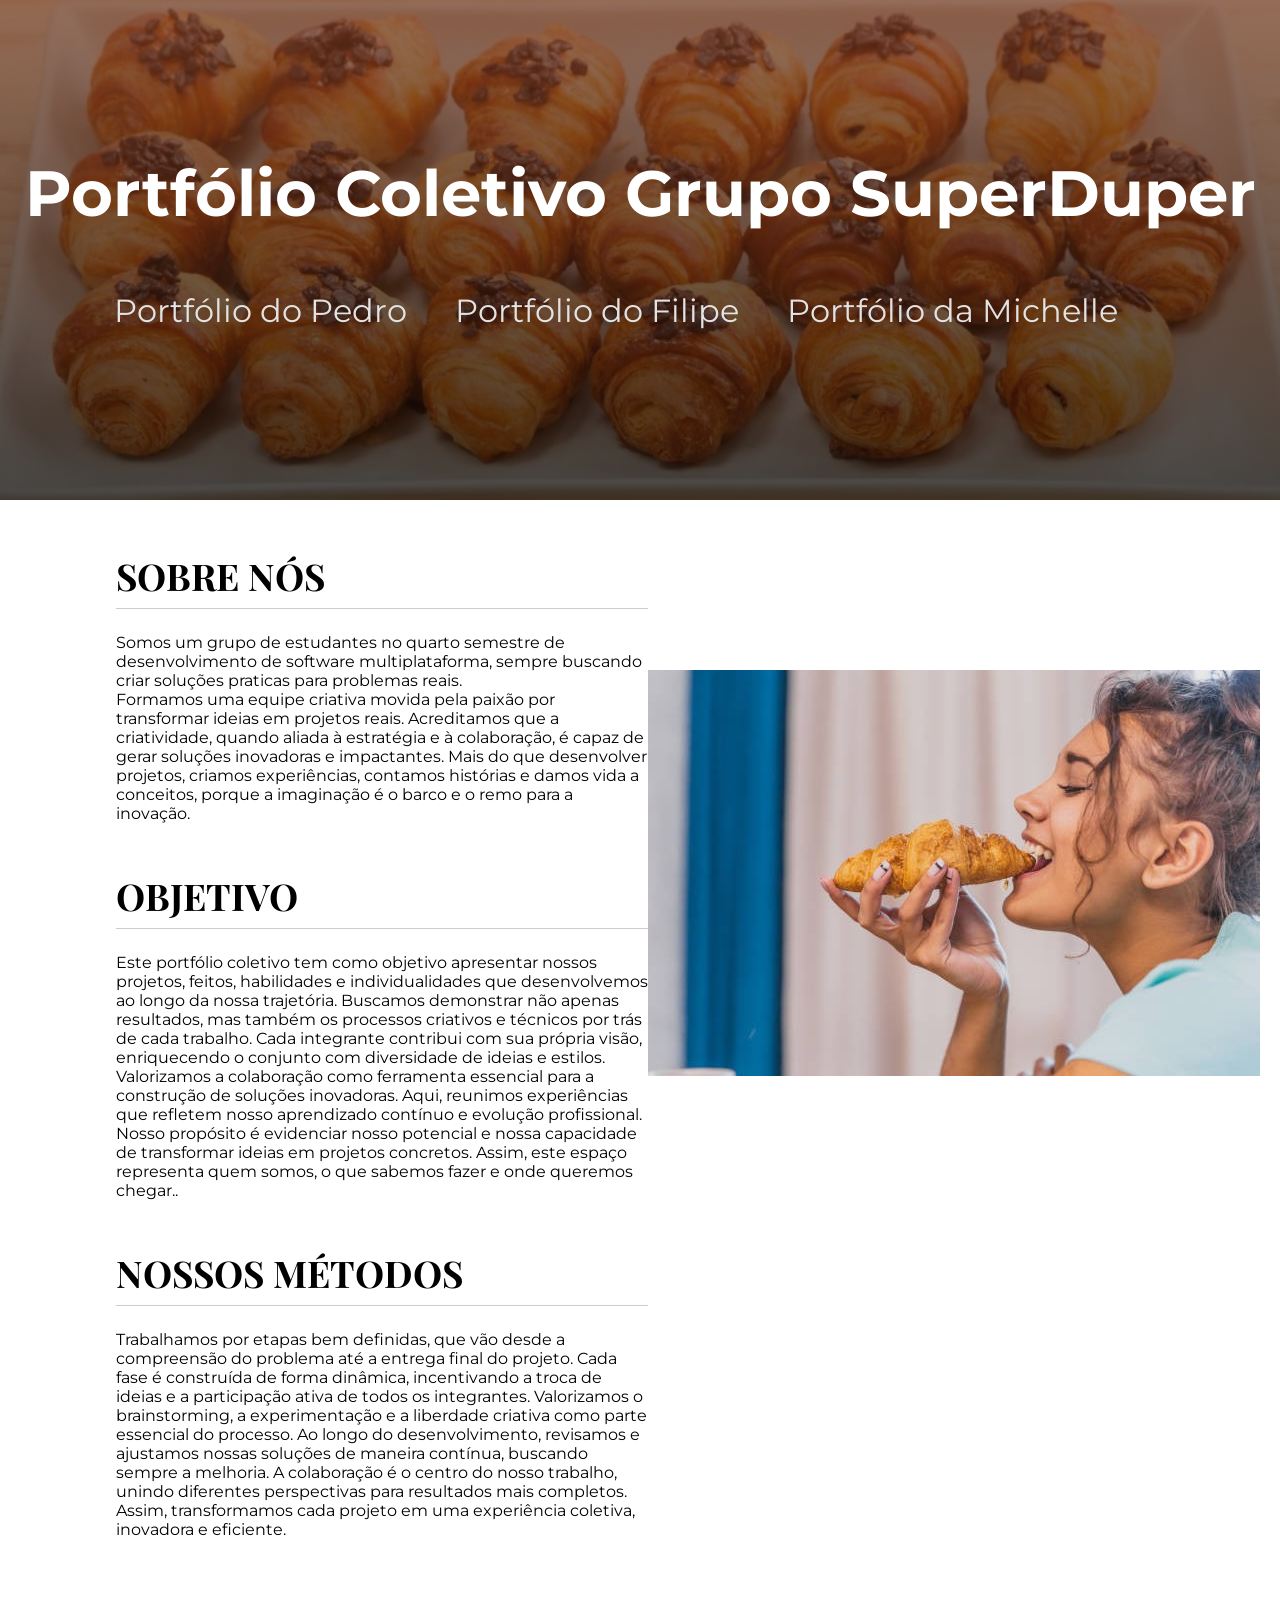
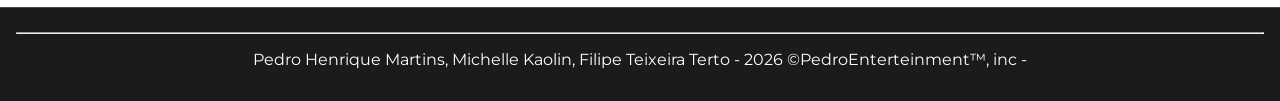
<file: index.html>
<!DOCTYPE html>
<html lang="pt-BR">
<head>
<meta charset="UTF-8">
<title>Portfólio Coletivo - Grupo A</title>
<link rel="stylesheet" href="css/style.css">
<link href="https://fonts.googleapis.com/css2?family=Playfair+Display:wght@300;400&display=swap" rel="stylesheet">
<link href="https://fonts.googleapis.com/css2?family=Montserrat:wght@400;600&display=swap" rel="stylesheet">
</head>
<body>
<header>
<h1>Portfólio Coletivo Grupo SuperDuper</h1>
<nav>
<ul id="navbar">
    <li><a href="pedro.html">Portfólio do Pedro</a></li>
    <li><a href="filipe.html">Portfólio do Filipe</a></li>
    <li><a href="michelle.html">Portfólio da Michelle</a></li>
</ul>
</nav>
</header>
<main>
    <section class="card">
        <div class="lado1">
          <div class="cont">
            <h2>SOBRE NÓS</h2>
            <p>Somos um grupo de estudantes no quarto semestre de desenvolvimento de software multiplataforma, sempre buscando criar soluções praticas para problemas reais.</p>
            <p>Formamos uma equipe criativa movida pela paixão por transformar ideias em projetos reais. Acreditamos que a criatividade, quando aliada à estratégia e à colaboração,
                 é capaz de gerar soluções inovadoras e impactantes.
                Mais do que desenvolver projetos, criamos experiências, contamos histórias e damos vida a conceitos, porque a imaginação é o barco e o remo para a inovação.</p>
          </div> 
          
          <div class="cont">
            <h2>OBJETIVO</h2>
            <p>Este portfólio coletivo tem como objetivo apresentar nossos projetos, feitos, habilidades e individualidades que desenvolvemos ao longo da nossa trajetória.
            Buscamos demonstrar não apenas resultados, mas também os processos criativos e técnicos por trás de cada trabalho.
            Cada integrante contribui com sua própria visão, enriquecendo o conjunto com diversidade de ideias e estilos. Valorizamos a colaboração como ferramenta essencial para a construção de soluções inovadoras.
            Aqui, reunimos experiências que refletem nosso aprendizado contínuo e evolução profissional.
            Nosso propósito é evidenciar nosso potencial e nossa capacidade de transformar ideias em projetos concretos.
            Assim, este espaço representa quem somos, o que sabemos fazer e onde queremos chegar..</p>
          </div> 
          
          <div class="cont">
            <h2>NOSSOS MÉTODOS</h2>
            <p>Trabalhamos por etapas bem definidas, que vão desde a compreensão do problema até a entrega final do projeto.
Cada fase é construída de forma dinâmica, incentivando a troca de ideias e a participação ativa de todos os integrantes.
Valorizamos o brainstorming, a experimentação e a liberdade criativa como parte essencial do processo.
Ao longo do desenvolvimento, revisamos e ajustamos nossas soluções de maneira contínua, buscando sempre a melhoria.
A colaboração é o centro do nosso trabalho, unindo diferentes perspectivas para resultados mais completos.
Assim, transformamos cada projeto em uma experiência coletiva, inovadora e eficiente.</p>
          </div> 
        </div>
        <div class="lado2">
            <img src="img/imgindex.png" alt="Mulher">
        </div>
    </section>


</main>
<footer>
    <hr>
    <p>Pedro Henrique Martins, Michelle Kaolin, Filipe Teixeira Terto - 2026 ©PedroEnterteinment™, inc - </p>
</footer>
</body>
</html>
</file>
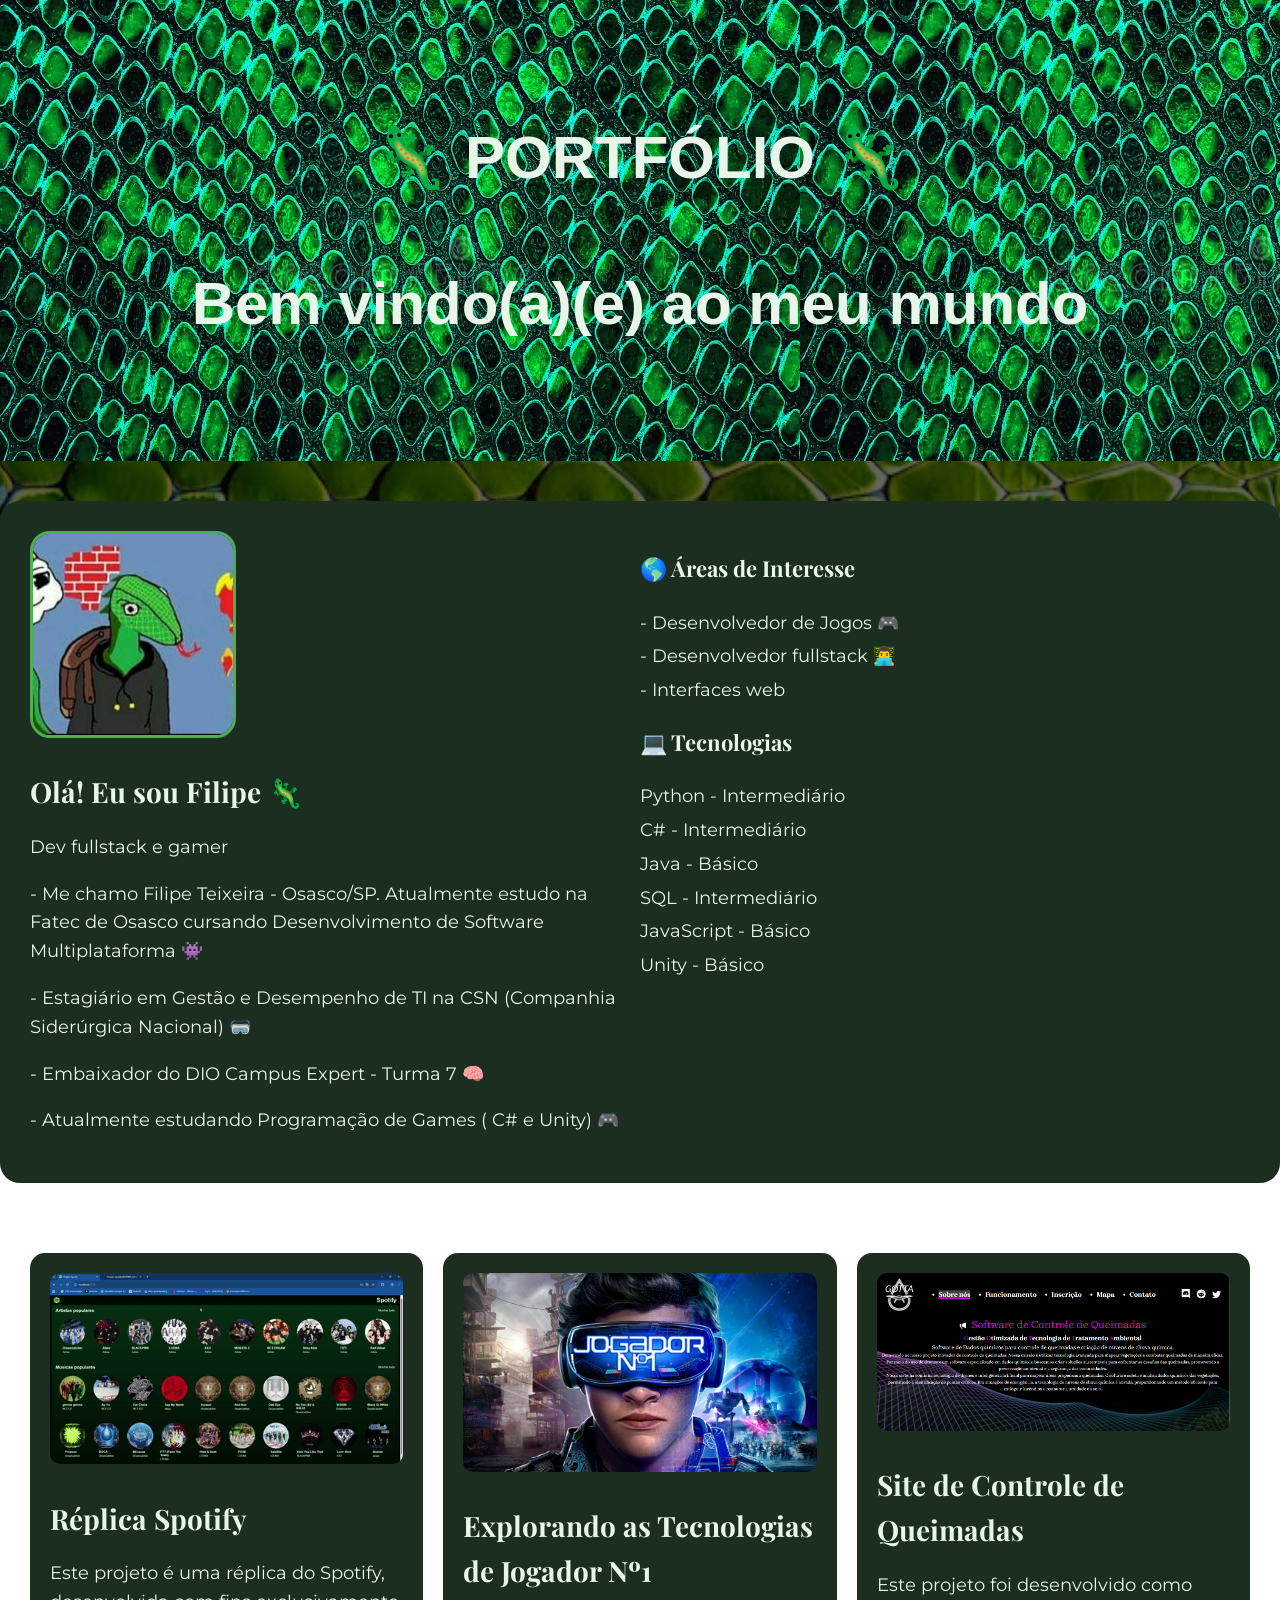
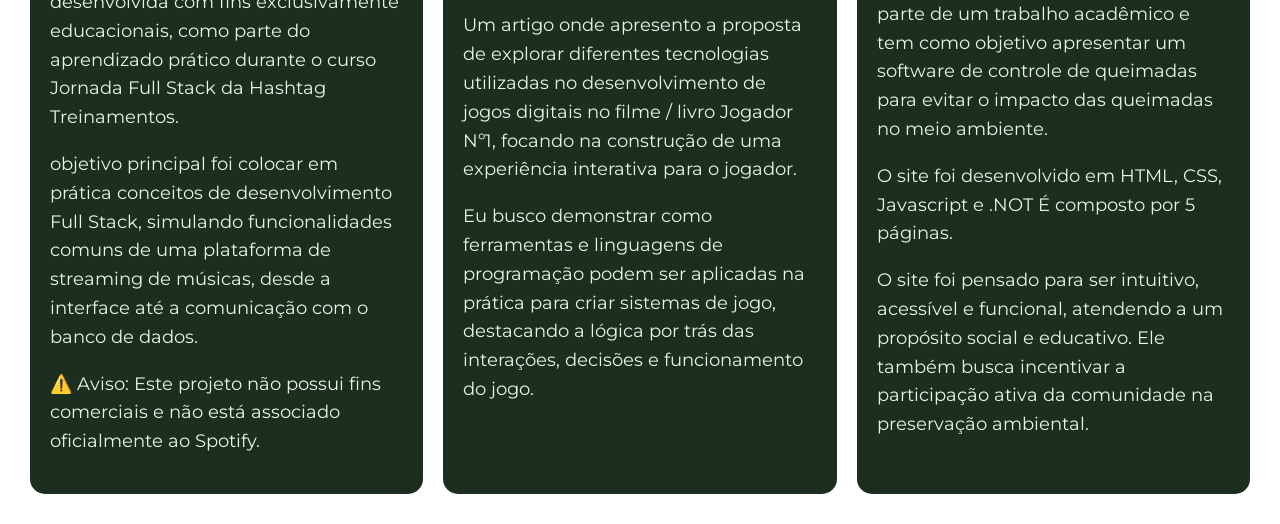
<file: filipe.html>
<!DOCTYPE html>
<html lang="pt-BR">
<head>
<meta charset="UTF-8">
<title>Portfólio Natureza</title>

<link href="https://fonts.googleapis.com/css2?family=Playfair+Display:wght@400;600;700&family=Montserrat:wght@300;400;500&display=swap" rel="stylesheet">

<link rel="stylesheet" href="css/filipestyle.css">
</head>

<body>

<div class="container">

    <!-- HERO -->
    <section class="hero">
        <h1>🦎 PORTFÓLIO 🦎</h1>
        <h1>Bem vindo(a)(e) ao meu mundo</h1>
    </section>

    <!-- CARD PRINCIPAL -->
    <section class="card">

        <div class="lado1">

            <div class="profile">
                <img src="img/lagarto.jpg" alt="perfil">
            </div>

            <div class="Content">
                <h2>Olá! Eu sou Filipe 🦎</h2>
                <p>Dev fullstack e gamer</p>

                <p>
                - Me chamo Filipe Teixeira - Osasco/SP. Atualmente estudo na Fatec de Osasco cursando Desenvolvimento de Software Multiplataforma 👾</p>
                <p>
                - Estagiário em Gestão e Desempenho de TI na CSN (Companhia Siderúrgica Nacional) 🥽</p>
                <p>- Embaixador do DIO Campus Expert - Turma 7 🧠</p>
                - Atualmente estudando Programação de Games ( C# e Unity) 🎮
                </p>

            </div>

        </div>

        <div class="lado2">
            <div class="skills">

                <h3>🌎 Áreas de Interesse</h3>
                <ul>
                    <li>- Desenvolvedor de Jogos 🎮</li>
                    <li>- Desenvolvedor fullstack 👨‍💻</li>
                    <li>- Interfaces web</li>
                </ul>

                <h3>💻 Tecnologias</h3>
                <ul>
                    <li>Python - Intermediário</li>
                    <li>C# - Intermediário</li>
                    <li>Java - Básico</li>
                    <li>SQL - Intermediário</li>
                    <li>JavaScript - Básico</li>
                    <li>Unity - Básico</li>
                </ul>

            </div>
        </div>

    </section>

    <!-- PROJETOS -->
    <section class="card2">

        <div class="bloco">
            <img src="img/spotify.gif">
            <h2>Réplica Spotify</h2>
            <p>Este projeto é uma réplica do Spotify, desenvolvida com fins exclusivamente educacionais, como parte do aprendizado prático durante o curso Jornada Full Stack da Hashtag Treinamentos.</p>

            <p>objetivo principal foi colocar em prática conceitos de desenvolvimento Full Stack, simulando funcionalidades comuns de uma plataforma de streaming de músicas, desde a interface até a comunicação com o banco de dados.</p>

            <p>⚠️ Aviso: Este projeto não possui fins comerciais e não está associado oficialmente ao Spotify.</p>
        </div>

        <div class="bloco">
            <img src="img/jogador.jpg">
            <h2>Explorando as Tecnologias de Jogador Nº1</h2>
            <p>Um artigo onde apresento a proposta de explorar diferentes tecnologias utilizadas no desenvolvimento de jogos digitais no filme / livro Jogador Nº1, focando na construção de uma experiência interativa para o jogador.
            <p>Eu busco demonstrar como ferramentas e linguagens de programação podem ser aplicadas na prática para criar sistemas de jogo, destacando a lógica por trás das interações, decisões e funcionamento do jogo.</p>
        </div>

        <div class="bloco">
            <img src="img/gotta.png">
            <h2>Site de Controle de Queimadas</h2>
            <p>Este projeto foi desenvolvido como parte de um trabalho acadêmico e tem como objetivo apresentar um software de controle de queimadas para evitar o impacto das queimadas no meio ambiente.</p>
            <p>O site foi desenvolvido em HTML, CSS, Javascript e .NOT É composto por 5 páginas.</p>
            <p>O site foi pensado para ser intuitivo, acessível e funcional, atendendo a um propósito social e educativo. Ele também busca incentivar a participação ativa da comunidade na preservação ambiental.</p>
        </div>

    </section>

</div>

</body>
</html>
</file>
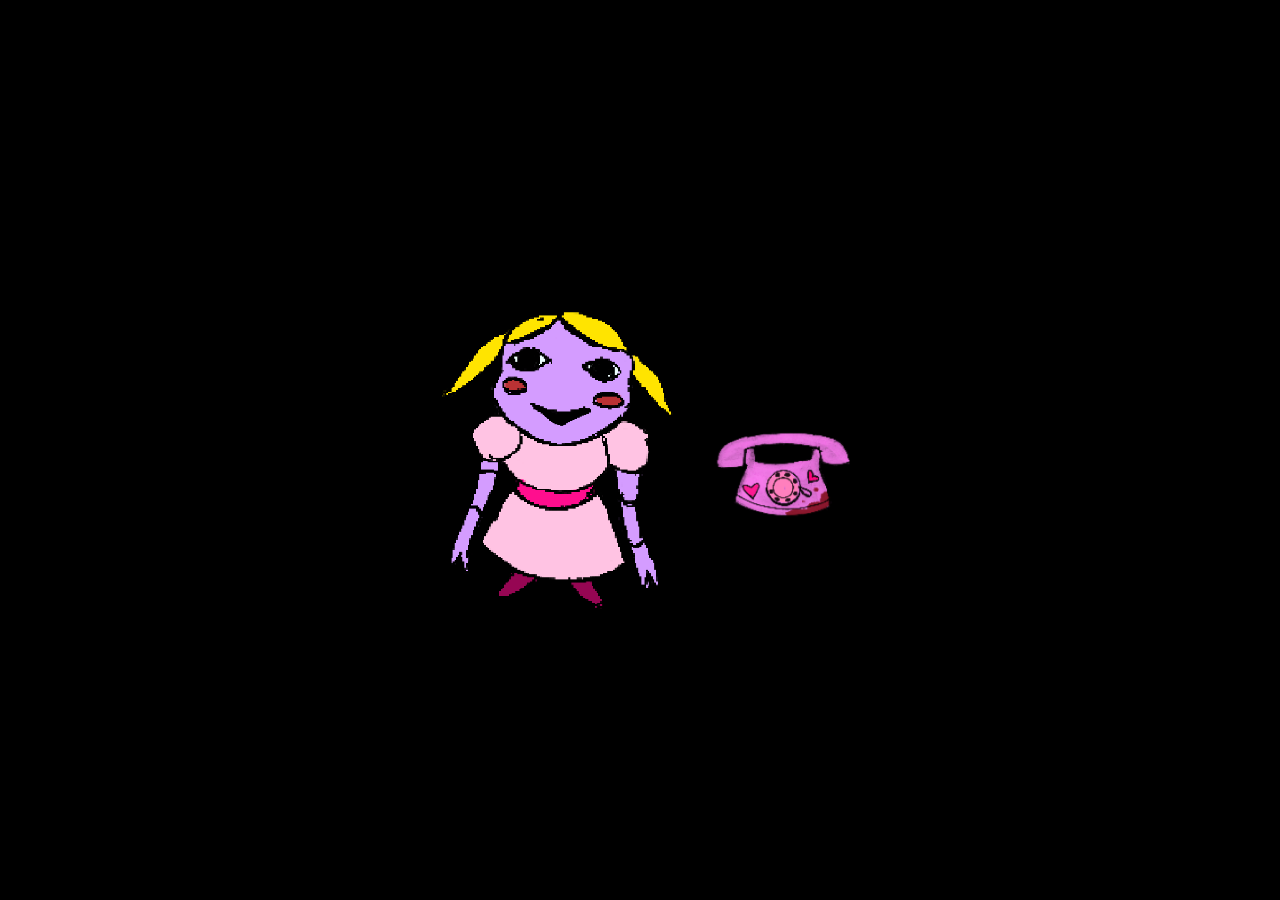
<file: fun.html>
<!DOCTYPE html>
<html lang="pt-BR">
<head>
    <meta charset="UTF-8">
    <title>garotas querem só uma coisa</title>
    <link rel="stylesheet" href="css/funstyle.css">
    <link href="https://fonts.googleapis.com/css2?family=Fredoka:wght@400;600&display=swap" rel="stylesheet">
</head>

<body>
    <img id="sophia1" src="img/Sophia2.png" width="300">

    <button onclick="at()">
        <img src="img/telephone1.png" class="tel" width="150">
    </button>

    <audio id="msc" src="aud/elas.mpeg"></audio>

    <script>
        function at(){
            document.getElementById("msc").play();
            document.getElementById("sophia1").src = "img/Sophia.gif";
        }
    </script>
</body>
</html>
</file>
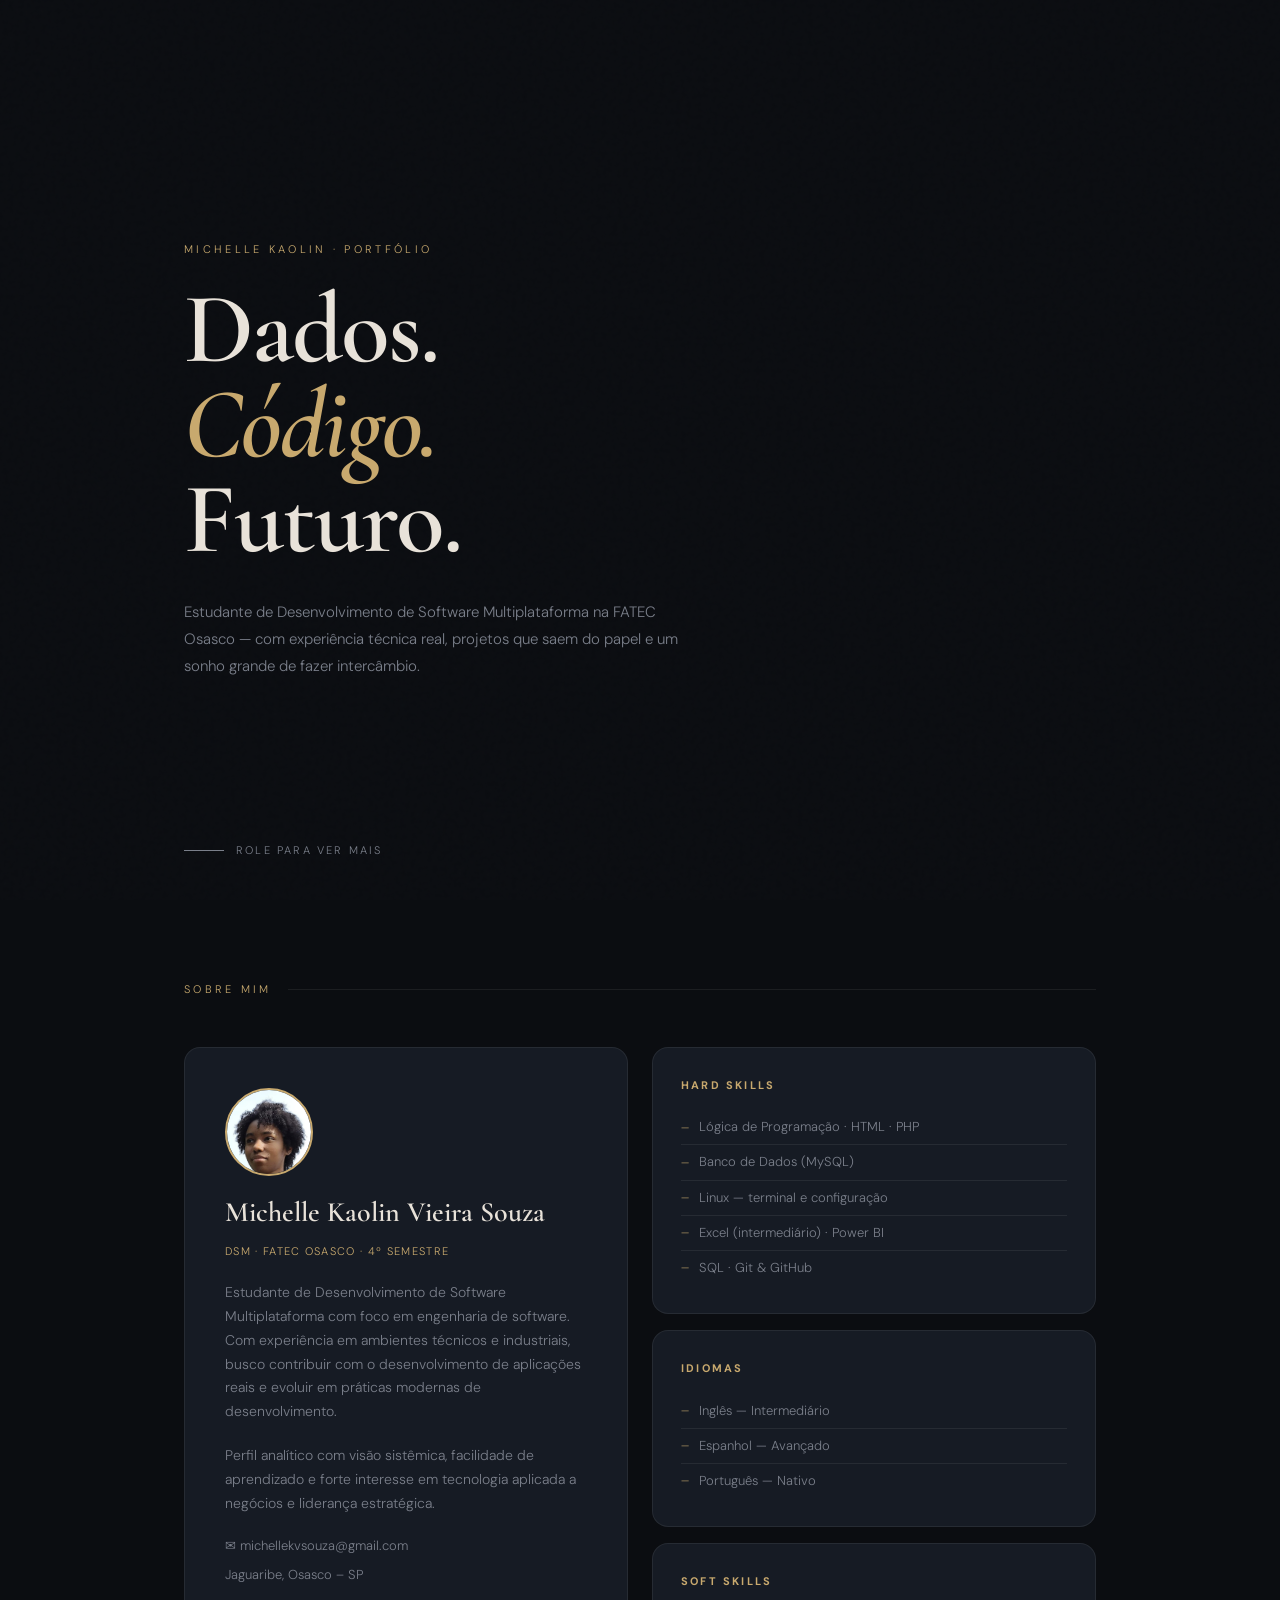
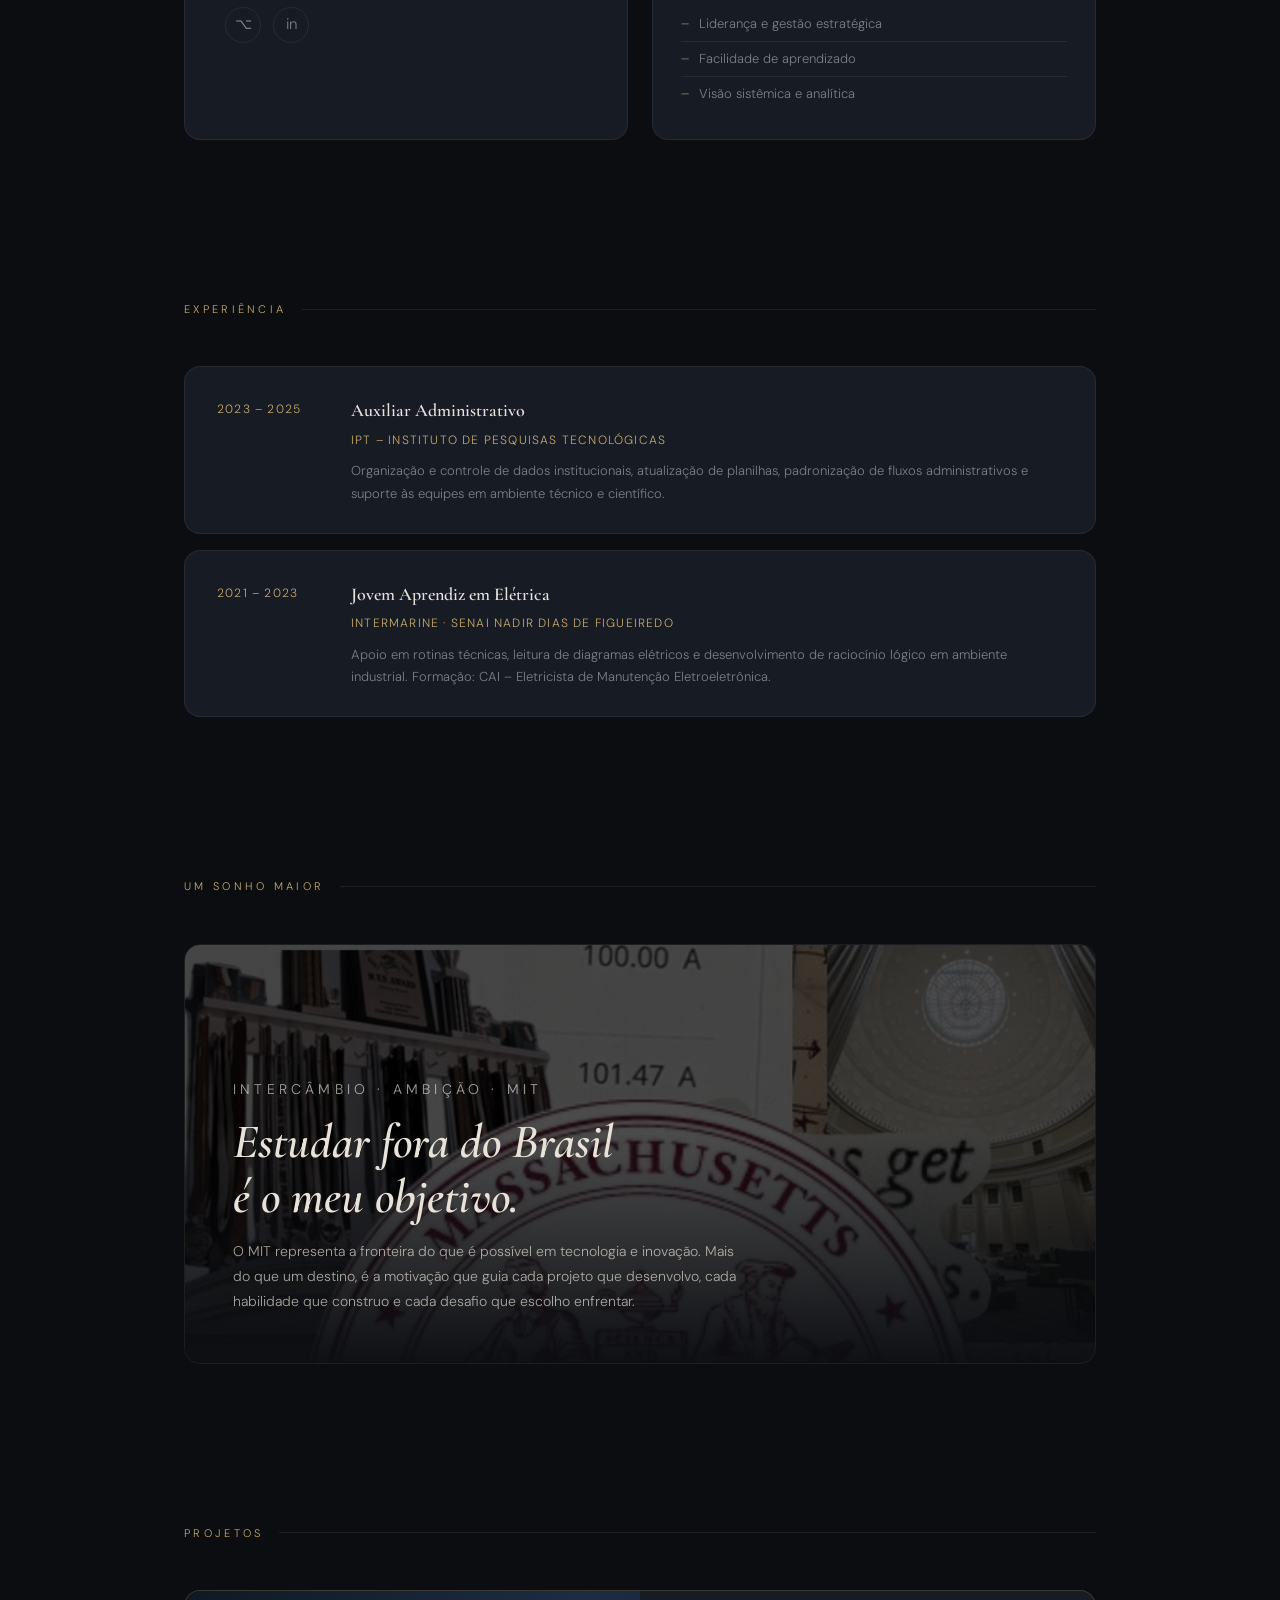
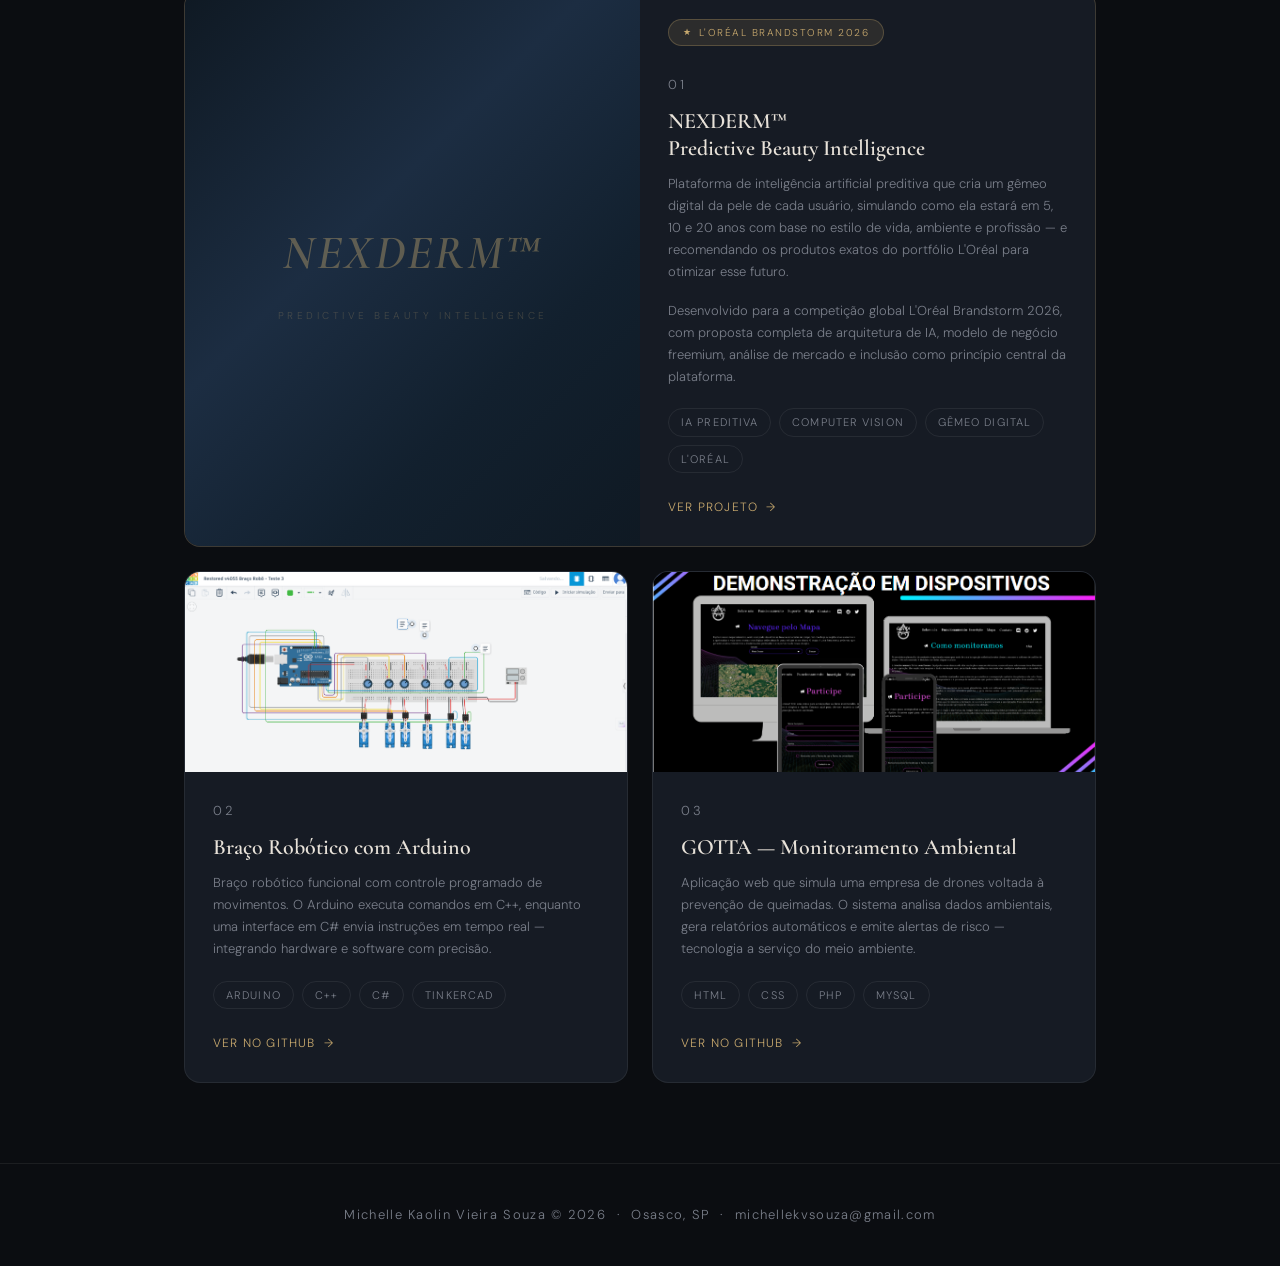
<file: michelle.html>
<!DOCTYPE html>
<html lang="pt-BR">
<head>
  <meta charset="UTF-8">
  <meta name="viewport" content="width=device-width, initial-scale=1.0">
  <title>Michelle Kaolin | Portfólio</title>
  <link href="https://fonts.googleapis.com/css2?family=Cormorant+Garamond:ital,wght@0,400;0,600;1,400&family=DM+Sans:wght@300;400;500&display=swap" rel="stylesheet">
  <style>
    *, *::before, *::after { box-sizing: border-box; margin: 0; padding: 0; }
    :root {
      --bg: #0b0d11; --card: #161b24; --border: rgba(255,255,255,0.07);
      --accent: #c8a96e; --text: #e8e2d9; --muted: #7a7f8a; --radius: 16px;
    }
    html { scroll-behavior: smooth; }
    body { background: var(--bg); color: var(--text); font-family: 'DM Sans', sans-serif; font-weight: 300; line-height: 1.7; overflow-x: hidden; }
    body::before { content: ''; position: fixed; inset: 0; background-image: url("data:image/svg+xml,%3Csvg viewBox='0 0 200 200' xmlns='http://www.w3.org/2000/svg'%3E%3Cfilter id='n'%3E%3CfeTurbulence type='fractalNoise' baseFrequency='0.85' numOctaves='4' stitchTiles='stitch'/%3E%3C/filter%3E%3Crect width='100%25' height='100%25' filter='url(%23n)' opacity='0.04'/%3E%3C/svg%3E"); pointer-events: none; z-index: 0; opacity: 0.4; }
    .container { max-width: 960px; margin: 0 auto; padding: 0 24px; position: relative; z-index: 1; }

    /* HERO */
    .hero { min-height: 100vh; display: flex; flex-direction: column; justify-content: center; padding: 80px 24px 60px; position: relative; max-width: 960px; margin: 0 auto; }
    .hero-eyebrow { font-size: 11px; letter-spacing: 0.3em; text-transform: uppercase; color: var(--accent); margin-bottom: 24px; opacity: 0; animation: fadeUp 0.8s 0.2s forwards; }
    .hero h1 { font-family: 'Cormorant Garamond', serif; font-size: clamp(52px, 9vw, 100px); font-weight: 600; line-height: 0.95; letter-spacing: -0.02em; margin-bottom: 32px; opacity: 0; animation: fadeUp 0.8s 0.4s forwards; }
    .hero h1 em { font-style: italic; color: var(--accent); }
    .hero-sub { max-width: 520px; color: var(--muted); font-size: 15px; opacity: 0; animation: fadeUp 0.8s 0.6s forwards; line-height: 1.8; }
    .hero-scroll { position: absolute; bottom: 40px; left: 24px; display: flex; align-items: center; gap: 12px; font-size: 11px; letter-spacing: 0.2em; text-transform: uppercase; color: var(--muted); opacity: 0; animation: fadeUp 0.8s 1s forwards; }
    .hero-scroll::before { content: ''; width: 40px; height: 1px; background: var(--muted); }

    section { padding: 80px 0; }
    .section-label { font-size: 11px; letter-spacing: 0.3em; text-transform: uppercase; color: var(--accent); margin-bottom: 48px; display: flex; align-items: center; gap: 16px; }
    .section-label::after { content: ''; flex: 1; height: 1px; background: var(--border); }

    /* ABOUT */
    .about-grid { display: grid; grid-template-columns: 1fr 1fr; gap: 24px; }
    .about-left { background: var(--card); border: 1px solid var(--border); border-radius: var(--radius); padding: 40px; display: flex; flex-direction: column; gap: 20px; }
    .profile-img { width: 88px; height: 88px; border-radius: 50%; object-fit: cover; object-position: center top; border: 2px solid var(--accent); }
    .about-left h2 { font-family: 'Cormorant Garamond', serif; font-size: 28px; font-weight: 600; line-height: 1.2; }
    .about-left .role { color: var(--accent); font-size: 11px; letter-spacing: 0.12em; text-transform: uppercase; margin-top: -14px; }
    .about-left p { color: var(--muted); font-size: 14px; }
    .contact-row { display: flex; flex-direction: column; gap: 7px; }
    .contact-row a, .contact-row span { font-size: 13px; color: var(--muted); text-decoration: none; display: flex; align-items: center; gap: 8px; transition: color 0.2s; }
    .contact-row a:hover { color: var(--accent); }
    .social-links { display: flex; gap: 12px; }
    .social-links a { width: 36px; height: 36px; border: 1px solid var(--border); border-radius: 50%; display: flex; align-items: center; justify-content: center; transition: border-color 0.2s, background 0.2s; text-decoration: none; font-size: 15px; color: var(--muted); }
    .social-links a:hover { border-color: var(--accent); background: rgba(200,169,110,0.1); color: var(--accent); }
    .about-right { display: flex; flex-direction: column; gap: 16px; }
    .skill-card { background: var(--card); border: 1px solid var(--border); border-radius: var(--radius); padding: 28px; flex: 1; }
    .skill-card h3 { font-size: 11px; letter-spacing: 0.2em; text-transform: uppercase; color: var(--accent); margin-bottom: 16px; }
    .skill-card ul { list-style: none; }
    .skill-card ul li { font-size: 13px; color: var(--muted); padding: 6px 0; border-bottom: 1px solid var(--border); display: flex; align-items: center; gap: 10px; }
    .skill-card ul li:last-child { border: none; }
    .skill-card ul li::before { content: '—'; color: var(--accent); font-size: 10px; }

    /* EXPERIÊNCIA */
    .exp-grid { display: flex; flex-direction: column; gap: 16px; }
    .exp-card { background: var(--card); border: 1px solid var(--border); border-radius: var(--radius); padding: 28px 32px; display: grid; grid-template-columns: 110px 1fr; gap: 24px; align-items: start; }
    .exp-year { font-size: 12px; color: var(--accent); letter-spacing: 0.1em; padding-top: 4px; }
    .exp-body h4 { font-family: 'Cormorant Garamond', serif; font-size: 18px; font-weight: 600; margin-bottom: 4px; }
    .exp-body .company { font-size: 12px; letter-spacing: 0.1em; text-transform: uppercase; color: var(--accent); margin-bottom: 10px; }
    .exp-body p { font-size: 13px; color: var(--muted); }

    /* DREAM */
    .dream-card { position: relative; border-radius: var(--radius); overflow: hidden; height: 420px; border: 1px solid var(--border); }
    .dream-card img { width: 100%; height: 100%; object-fit: cover; object-position: center top; filter: brightness(0.3) saturate(0.6); transition: filter 0.6s; }
    .dream-card:hover img { filter: brightness(0.42) saturate(0.75); }
    .dream-overlay { position: absolute; inset: 0; display: flex; flex-direction: column; justify-content: flex-end; padding: 48px; background: linear-gradient(to top, rgba(11,13,17,0.95) 0%, transparent 55%); }
    .dream-tag { font-size: 11px; letter-spacing: 0.3em; text-transform: uppercase; color: var(--accent); margin-bottom: 12px; }
    .dream-overlay h2 { font-family: 'Cormorant Garamond', serif; font-size: clamp(28px, 4.5vw, 48px); font-weight: 600; font-style: italic; line-height: 1.15; margin-bottom: 14px; }
    .dream-overlay p { color: rgba(232,226,217,0.7); font-size: 14px; max-width: 520px; line-height: 1.8; }

    /* PROJECTS */
    .projects-grid { display: grid; grid-template-columns: 1fr 1fr; gap: 24px; }
    .project-card-featured { grid-column: 1 / -1; background: var(--card); border: 1px solid rgba(200,169,110,0.22); border-radius: var(--radius); overflow: hidden; display: grid; grid-template-columns: 1fr 1fr; transition: border-color 0.3s, transform 0.3s; }
    .project-card-featured:hover { border-color: rgba(200,169,110,0.45); transform: translateY(-4px); }
    .project-card-featured .project-img-wrap { height: 100%; min-height: 300px; }
    .project-card-featured .project-img-wrap img { width: 100%; height: 100%; object-fit: cover; transition: transform 0.5s; }
    .project-card-featured:hover .project-img-wrap img { transform: scale(1.04); }
    .nexderm-placeholder { width: 100%; height: 100%; min-height: 300px; background: linear-gradient(135deg, #0f1923 0%, #1c2d42 40%, #12202e 70%, #0f1923 100%); display: flex; flex-direction: column; align-items: center; justify-content: center; gap: 12px; }
    .nexderm-placeholder span:first-child { font-family: 'Cormorant Garamond', serif; font-size: 48px; font-weight: 600; font-style: italic; color: rgba(200,169,110,0.4); letter-spacing: 0.05em; }
    .nexderm-placeholder span:last-child { font-size: 10px; letter-spacing: 0.35em; text-transform: uppercase; color: rgba(200,169,110,0.25); }
    .featured-badge { display: inline-flex; align-items: center; gap: 6px; background: rgba(200,169,110,0.12); border: 1px solid rgba(200,169,110,0.28); border-radius: 999px; padding: 4px 14px; font-size: 10px; letter-spacing: 0.15em; text-transform: uppercase; color: var(--accent); margin-bottom: 16px; width: fit-content; }
    .featured-badge::before { content: '★'; font-size: 9px; }
    .project-card { background: var(--card); border: 1px solid var(--border); border-radius: var(--radius); overflow: hidden; display: flex; flex-direction: column; transition: border-color 0.3s, transform 0.3s; }
    .project-card:hover { border-color: rgba(200,169,110,0.3); transform: translateY(-4px); }
    .project-img-wrap { width: 100%; height: 200px; overflow: hidden; }
    .project-img-wrap img { width: 100%; height: 100%; object-fit: cover; transition: transform 0.5s; }
    .project-card:hover .project-img-wrap img { transform: scale(1.05); }
    .project-body { padding: 28px; flex: 1; display: flex; flex-direction: column; gap: 12px; }
    .project-num { font-size: 11px; letter-spacing: 0.2em; color: var(--accent); }
    .project-body h3 { font-family: 'Cormorant Garamond', serif; font-size: 22px; font-weight: 600; line-height: 1.2; }
    .project-body p { color: var(--muted); font-size: 13px; flex: 1; line-height: 1.7; }
    .tech-list { display: flex; flex-wrap: wrap; gap: 8px; margin-top: 8px; }
    .tech-tag { font-size: 11px; letter-spacing: 0.1em; text-transform: uppercase; padding: 4px 12px; border: 1px solid var(--border); border-radius: 999px; color: var(--muted); }
    .project-link { display: inline-flex; align-items: center; gap: 8px; font-size: 12px; letter-spacing: 0.1em; text-transform: uppercase; color: var(--accent); text-decoration: none; margin-top: 12px; transition: gap 0.2s; }
    .project-link:hover { gap: 14px; }
    .project-link::after { content: '→'; }

    footer { border-top: 1px solid var(--border); padding: 40px 24px; text-align: center; color: var(--muted); font-size: 13px; letter-spacing: 0.1em; position: relative; z-index: 1; }

    @keyframes fadeUp { from { opacity: 0; transform: translateY(24px); } to { opacity: 1; transform: translateY(0); } }

    @media (max-width: 680px) {
      .about-grid, .projects-grid { grid-template-columns: 1fr; }
      .project-card-featured { grid-template-columns: 1fr; }
      .project-card-featured .project-img-wrap { min-height: 200px; }
      .exp-card { grid-template-columns: 1fr; gap: 8px; }
      .dream-overlay { padding: 28px; }
    }
  </style>
</head>
<body>

  <div class="hero">
    <p class="hero-eyebrow">Michelle Kaolin · Portfólio</p>
    <h1>Dados.<br><em>Código.</em><br>Futuro.</h1>
    <p class="hero-sub">
      Estudante de Desenvolvimento de Software Multiplataforma na FATEC Osasco —
      com experiência técnica real, projetos que saem do papel e um sonho grande de fazer intercâmbio.
    </p>
    <span class="hero-scroll">Role para ver mais</span>
  </div>

  <div class="container">

    <section>
      <p class="section-label">Sobre mim</p>
      <div class="about-grid">
        <div class="about-left">
          <img class="profile-img" src="[data-uri]" alt="Michelle Kaolin">
          <div>
            <h2>Michelle Kaolin Vieira Souza</h2><br>
            <p class="role">DSM · FATEC Osasco · 4º Semestre</p>
          </div>
          <p>Estudante de Desenvolvimento de Software Multiplataforma com foco em engenharia de software. Com experiência em ambientes técnicos e industriais, busco contribuir com o desenvolvimento de aplicações reais e evoluir em práticas modernas de desenvolvimento.</p>
          <p>Perfil analítico com visão sistêmica, facilidade de aprendizado e forte interesse em tecnologia aplicada a negócios e liderança estratégica.</p>
          <div class="contact-row">
            <a href="mailto:michellekvsouza@gmail.com">✉ michellekvsouza@gmail.com</a>
            <span> Jaguaribe, Osasco – SP</span>
          </div>
          <div class="social-links">
            <a href="https://github.com/MichelleKaolin" aria-label="GitHub" title="GitHub">⌥</a>
            <a href="https://www.linkedin.com/in/michellekaolinvieirasouza/" aria-label="LinkedIn" title="LinkedIn">in</a>
          </div>
        </div>
        <div class="about-right">
          <div class="skill-card">
            <h3>Hard Skills</h3>
            <ul>
              <li>Lógica de Programação · HTML · PHP</li>
              <li>Banco de Dados (MySQL)</li>
              <li>Linux — terminal e configuração</li>
              <li>Excel (intermediário) · Power BI</li>
              <li>SQL · Git &amp; GitHub</li>
            </ul>
          </div>
          <div class="skill-card">
            <h3>Idiomas</h3>
            <ul>
              <li>Inglês — Intermediário</li>
              <li>Espanhol — Avançado</li>
              <li>Português — Nativo</li>
            </ul>
          </div>
          <div class="skill-card">
            <h3>Soft Skills</h3>
            <ul>
              <li>Liderança e gestão estratégica</li>
              <li>Facilidade de aprendizado</li>
              <li>Visão sistêmica e analítica</li>
            </ul>
          </div>
        </div>
      </div>
    </section>

    <section>
      <p class="section-label">Experiência</p>
      <div class="exp-grid">
        <div class="exp-card">
          <span class="exp-year">2023 – 2025</span>
          <div class="exp-body">
            <h4>Auxiliar Administrativo</h4>
            <p class="company">IPT – Instituto de Pesquisas Tecnológicas</p>
            <p>Organização e controle de dados institucionais, atualização de planilhas, padronização de fluxos administrativos e suporte às equipes em ambiente técnico e científico.</p>
          </div>
        </div>
        <div class="exp-card">
          <span class="exp-year">2021 – 2023</span>
          <div class="exp-body">
            <h4>Jovem Aprendiz em Elétrica</h4>
            <p class="company">Intermarine · SENAI Nadir Dias de Figueiredo</p>
            <p>Apoio em rotinas técnicas, leitura de diagramas elétricos e desenvolvimento de raciocínio lógico em ambiente industrial. Formação: CAI – Eletricista de Manutenção Eletroeletrônica.</p>
          </div>
        </div>
      </div>
    </section>

    <section>
      <p class="section-label">Um sonho maior</p>
      <div class="dream-card">
        <img src="img/inspiracao.jpg" alt="Sonho de intercâmbio no MIT">
        <div class="dream-overlay">
          <p class="dream-tag">Intercâmbio · Ambição · MIT</p>
          <h2>Estudar fora do Brasil<br>é o meu objetivo.</h2>
          <p>O MIT representa a fronteira do que é possível em tecnologia e inovação. Mais do que um destino, é a motivação que guia cada projeto que desenvolvo, cada habilidade que construo e cada desafio que escolho enfrentar.</p>
        </div>
      </div>
    </section>

    <section>
      <p class="section-label">Projetos</p>
      <div class="projects-grid">

        <!-- NEXDERM destaque -->
        <div class="project-card-featured">
          <div class="project-img-wrap">
            <div class="nexderm-placeholder">
              <span>NEXDERM™</span>
              <span>Predictive Beauty Intelligence</span>
            </div>
          </div>
          <div class="project-body">
            <span class="featured-badge">L'Oréal Brandstorm 2026</span>
            <p class="project-num">01</p>
            <h3>NEXDERM™<br>Predictive Beauty Intelligence</h3>
            <p>Plataforma de inteligência artificial preditiva que cria um gêmeo digital da pele de cada usuário, simulando como ela estará em 5, 10 e 20 anos com base no estilo de vida, ambiente e profissão — e recomendando os produtos exatos do portfólio L'Oréal para otimizar esse futuro.</p>
            <p style="margin-top:4px;">Desenvolvido para a competição global L'Oréal Brandstorm 2026, com proposta completa de arquitetura de IA, modelo de negócio freemium, análise de mercado e inclusão como princípio central da plataforma.</p>
            <div class="tech-list">
              <span class="tech-tag">IA Preditiva</span>
              <span class="tech-tag">Computer Vision</span>
              <span class="tech-tag">Gêmeo Digital</span>
              <span class="tech-tag">L'Oréal</span>
            </div>
            <a href="https://github.com/MichelleKaolin/NEXDERM_L-OrealBrandstorm_2026" class="project-link">Ver projeto</a>
          </div>
        </div>

        <div class="project-card">
          <div class="project-img-wrap">
            <img src="img/vista_do_circuito.png" alt="Braço Robótico">
          </div>
          <div class="project-body">
            <p class="project-num">02</p>
            <h3>Braço Robótico com Arduino</h3>
            <p>Braço robótico funcional com controle programado de movimentos. O Arduino executa comandos em C++, enquanto uma interface em C# envia instruções em tempo real — integrando hardware e software com precisão.</p>
            <div class="tech-list">
              <span class="tech-tag">Arduino</span>
              <span class="tech-tag">C++</span>
              <span class="tech-tag">C#</span>
              <span class="tech-tag">Tinkercad</span>
            </div>
            <a href="https://github.com/MichelleKaolin/Projeto_Braco_Robotico" class="project-link">Ver no GitHub</a>
          </div>
        </div>

        <div class="project-card">
          <div class="project-img-wrap">
            <img src="img/GOTTA_v1.png" alt="GOTTA System">
          </div>
          <div class="project-body">
            <p class="project-num">03</p>
            <h3>GOTTA — Monitoramento Ambiental</h3>
            <p>Aplicação web que simula uma empresa de drones voltada à prevenção de queimadas. O sistema analisa dados ambientais, gera relatórios automáticos e emite alertas de risco — tecnologia a serviço do meio ambiente.</p>
            <div class="tech-list">
              <span class="tech-tag">HTML</span>
              <span class="tech-tag">CSS</span>
              <span class="tech-tag">PHP</span>
              <span class="tech-tag">MySQL</span>
            </div>
            <a href="https://github.com/MichelleKaolin/Projeto_GOTTA" class="project-link">Ver no GitHub</a>
          </div>
        </div>

      </div>
    </section>

  </div>

  <footer>
    Michelle Kaolin Vieira Souza &copy; 2026 &nbsp;·&nbsp; Osasco, SP &nbsp;·&nbsp; michellekvsouza@gmail.com
  </footer>

</body>
</html>
</file>
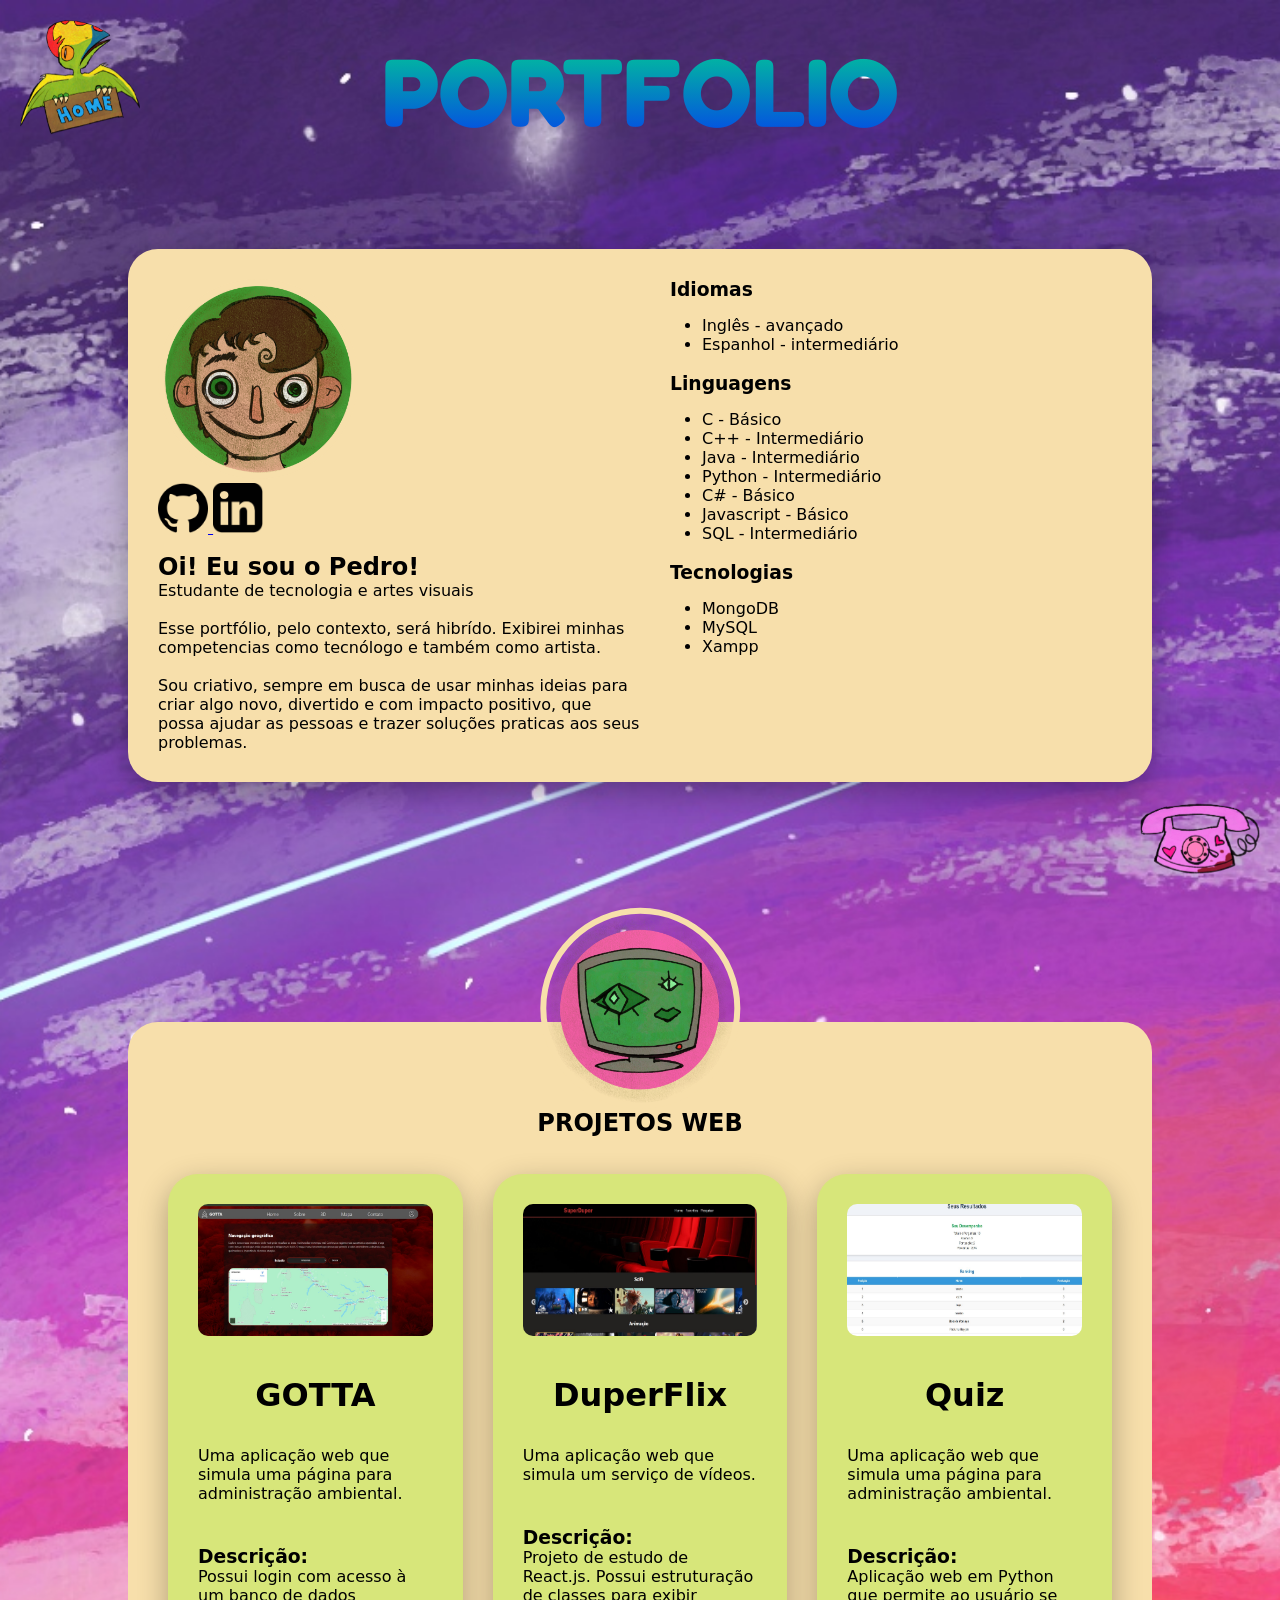
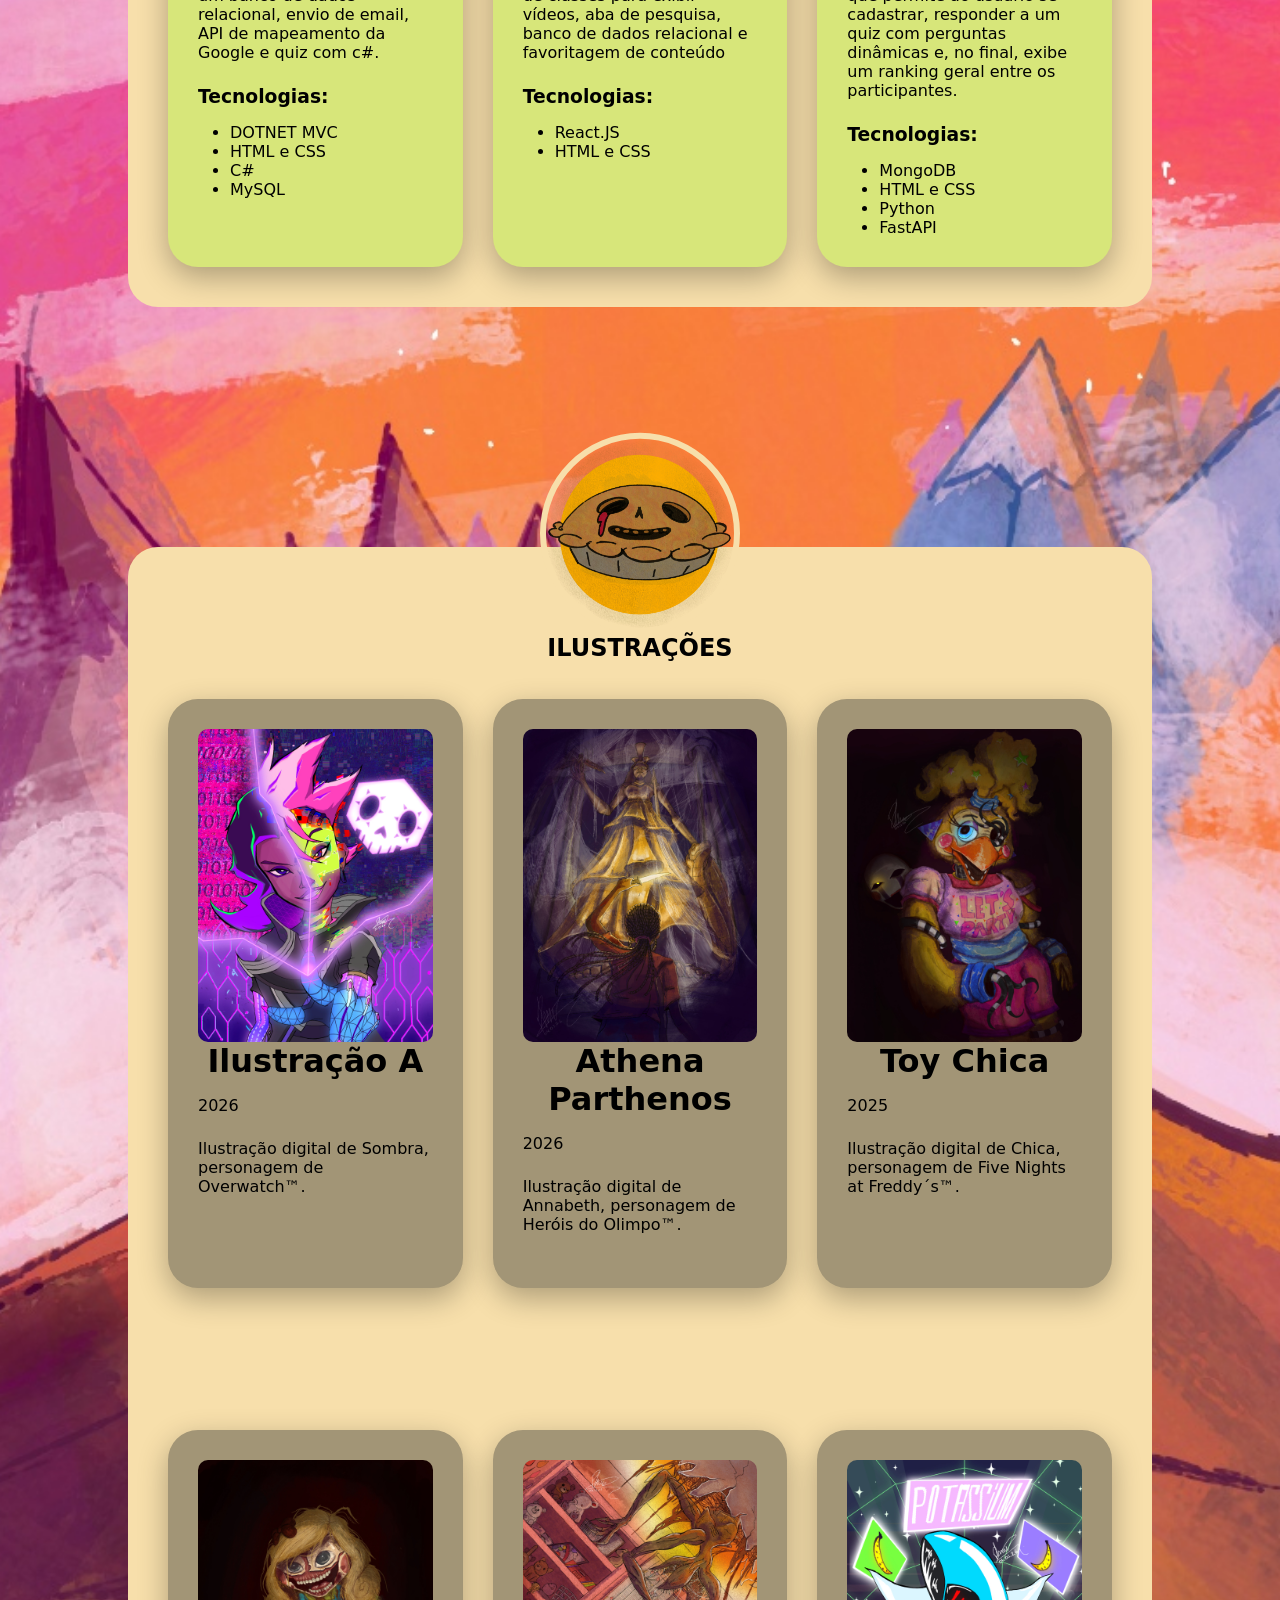
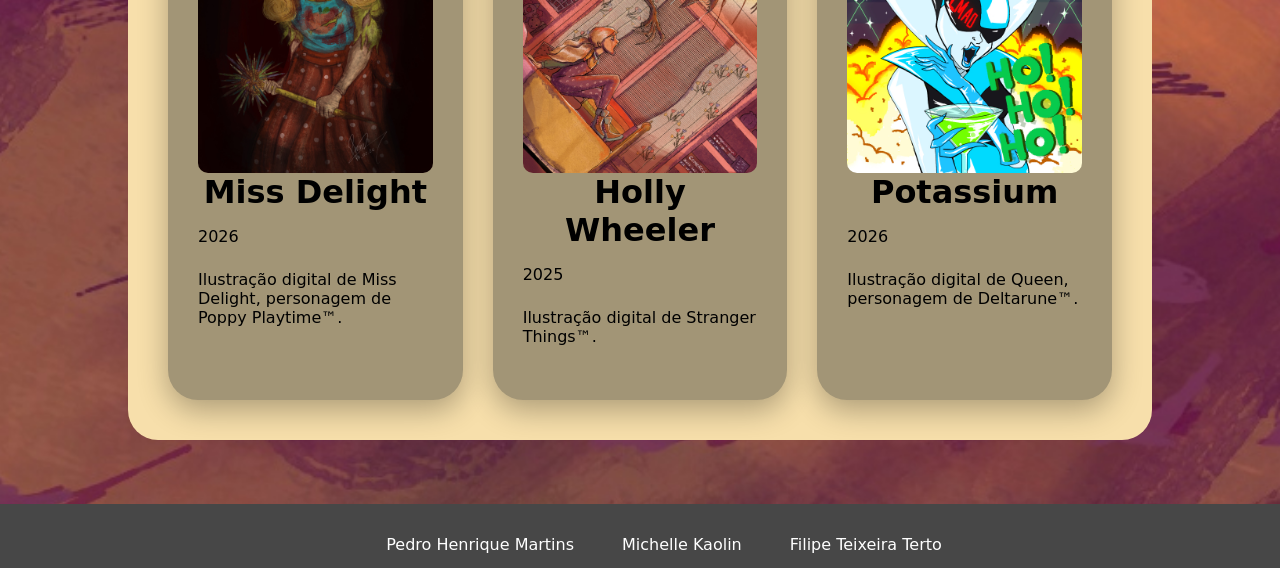
<file: pedro.html>
<!DOCTYPE html>
<html lang="pt-BR">
<link href="https://fonts.googleapis.com/css2?family=Fredoka:wght@400;600&display=swap" rel="stylesheet">
<head>
<title>Portfólio Pedro Martins</title>
<meta charset="UTF-8">
<link rel="stylesheet" href="css/pedrostyle.css">
</head>
<body>
<div class="container">
    <section class="hero">
        <div class="sair">
            <a href="index.html" class="home-btn">
                <img src="img/piter1.png" alt="">
            </a>
        </div>
        <h1>PORTFOLIO</h1>
    </section>

    <section class="card">
        <div class="lado1">
        <div class="profile">
            <img src="img/picc.png" alt="perfil">
        </div>
        <div class="icons">
            <a href="https://github.com/Pedrostono">
                <img src="img/gh.png">
            </a>
            <a href="https://www.linkedin.com/in/pedro-henrique-martins-silva-1260a834b">
                <img src="img/link.png">
            </a>
        </div>
        <div class="Content">
            <h2>Oi! Eu sou o Pedro!</h2>
            <p>Estudante de tecnologia e artes visuais</p><br>
            <p>Esse portfólio, pelo contexto, será hibrído. Exibirei minhas competencias como tecnólogo e também como artista.</p><br>
            <p>Sou criativo, sempre em busca de usar minhas ideias para criar algo novo, divertido e com impacto positivo, que possa ajudar as pessoas e trazer soluções praticas aos seus problemas.</p>
        </div>
    </div>
    <div class="lado2">
        <div class="skills">
            <h3>Idiomas</h3>
            <ul>
                <li>Inglês - avançado</li>
                <li>Espanhol - intermediário</li>
            </ul>
            <br>
            <h3>Linguagens</h3>
            <ul>
                <li>C - Básico</li>
                <li>C++ - Intermediário</li>
                <li>Java - Intermediário</li>
                <li>Python - Intermediário</li>
                <li>C# - Básico</li>
                <li>Javascript - Básico</li>
                <li>SQL - Intermediário</li>
            </ul><br>
            <h3>Tecnologias</h3>
            <ul>
                <li>MongoDB</li>
                <li>MySQL</li>
                <li>Xampp</li>
            </ul>
        </div>
    </div>
    </section>




    <!--------------------------------- VERSÃO 1 ------------------------------->
    <!-- <section class="card2">
        <div class="bloco">
                <img src="img/Torta.png">
                <h2>Tortas</h2>
                <p>Modo de preparo básico para uma torta de frutas.</p>
                <h3>ingredientes:</h3>
                <ul>
                    <li>1kg de alguma fruta</li>
                    <li>2-3 xícaras de açucar</li>
                    <li>canela</li>
                    <li>essência de baunilha</li>
                    <li>noz-moscada</li>
                    <li>1 limão</li>
                    <li>etc</li>
                </ul>
                <p>Aqui vou colocar o modo de preparo de uma torta</p>
            </div>

        <div class="bloco">
                <img src="img/Tinta.png">
                <h2>Desenhos</h2>
                <h3>Lista de desenhos</h3>
                <p>pipipi popopo, vou listar alguns desenhos aqui depois. Só os legais.</p>
        </div>

        <div class="bloco">
                <img src="img/Pc.png">
                <h2>Projetos</h2>
                <h3>Projetos acadêmicos.</h3>
                <ul>
                    <li>GOTA</li>
                    <li>Kisses of Fire</li>
                    <li>Projeto BD</li>
                    <li>Aquele lá legals</li>
                </ul>
        </div>
    </section> -->


    <!----------------------------------------VERSÃO 2------------------------------------------->

    <section class="container1">
        <div class="abrealas">
            <img src="img/Pc.png" alt="abre alas pc">
            <h2>PROJETOS WEB</h2>
        </div>

        <div class="cartao1">
            <a href="https://github.com/Pedrostono/Gotta-2.0"><img class="projimg" src="img/gottamapa.jpg" alt="imagem do projeto"></a>
            <a href="https://github.com/Pedrostono/Gotta-2.0">GOTTA</a>
            <p>Uma aplicação web que simula uma página para administração ambiental.</p><br>
            <h3>Descrição: </h3>
            <p>Possui login com acesso à um banco de dados relacional, envio de email, API de mapeamento da Google e quiz com c#.</p>
            <h3>Tecnologias: </h3>
            <ul>
                <li>DOTNET MVC</li>
                <li>HTML e CSS</li>
                <li>C#</li>
                <li>MySQL</li>
            </ul>
        </div>

        <div class="cartao1">
            <a href="https://github.com/Pedrostono"><img class="projimg" src="img/superduper.jpg" alt="imagem do projeto"></a>
            <a href="https://github.com/Pedrostono">DuperFlix</a>
            <p>Uma aplicação web que simula um serviço de vídeos.</p><br>
            <h3>Descrição: </h3>
            <p>Projeto de estudo de React.js. Possui estruturação de classes para exibir vídeos, aba de pesquisa, banco de dados relacional e favoritagem de conteúdo</p>
            <h3>Tecnologias: </h3>
            <ul>
                <li>React.JS</li>
                <li>HTML e CSS</li>
            </ul>
        </div>

        <div class="cartao1">
            <a href="https://github.com/Pedrostono/Quiz_python"><img class="projimg" src="img/quizpy.jpeg" alt="imagem do projeto"></a>
            <a href="https://github.com/Pedrostono/Quiz_python">Quiz</a>
            <p>Uma aplicação web que simula uma página para administração ambiental.</p><br>
            <h3>Descrição: </h3>
            <p>Aplicação web em Python que permite ao usuário se cadastrar, responder a um quiz com perguntas dinâmicas e, no final, exibe um ranking geral entre os participantes.</p>
            <h3>Tecnologias: </h3>
            <ul>
                <li>MongoDB</li>
                <li>HTML e CSS</li>
                <li>Python</li>
                <li>FastAPI</li>
            </ul>
        </div>
    </section>



    <section class="container2">
        <div class="abrealas">
            <img src="img/Torta.png" alt="abre alas torta">
            <h2>ILUSTRAÇÕES</h2>
        </div>

        <div class="cartao2">
            <img class="projimgA" src="img/boop.jpeg" alt="imagem do projeto">
           <h2>Ilustração A</h2>
           <p>2026</p>
            <p>Ilustração digital de Sombra, personagem de Overwatch™.</p>
        </div>

        <div class="cartao2">
            <img class="projimgA" src="img/annabeth.jpeg" alt="imagem do projeto">
           <h2>Athena Parthenos</h2>
           <p>2026</p>
            <p>Ilustração digital de Annabeth, personagem de Heróis do Olimpo™.</p>
        </div>

        <div class="cartao2">
            <img class="projimgA" src="img/toychica.jpeg" alt="imagem do projeto">
           <h2>Toy Chica</h2>
           <p>2025</p>
            <p>Ilustração digital de Chica, personagem de Five Nights at Freddy´s™.</p>
        </div>

        <div class="cartao2">
            <img class="projimgA" src="img/delight.jpeg" alt="imagem do projeto">
           <h2>Miss Delight</h2>
           <p>2026</p>
            <p>Ilustração digital de Miss Delight, personagem de Poppy Playtime™.</p>
        </div>

        <div class="cartao2">
            <img class="projimgA" src="img/fernando.jpeg" alt="imagem do projeto">
           <h2>Holly Wheeler</h2>
           <p>2025</p>
            <p>Ilustração digital de Stranger Things™.</p>
        </div>

        <div class="cartao2">
            <img class="projimgA" src="img/potassium.jpeg" alt="imagem do projeto">
           <h2>Potassium</h2>
           <p>2026</p>
            <p>Ilustração digital de Queen, personagem de Deltarune™.</p>
        </div>
    </section>

 <div class="phone">
        <a href="fun.html" class="fun-btn">
                <img src="img/phone1.png" alt="">
            </a>
    </div> 

<main>

</main>
</body>
<footer>
    <div class="menu-footer">
    <ul>
        <li>Pedro Henrique Martins</li>
        <li>Michelle Kaolin</li>
        <li>Filipe Teixeira Terto</li>
    </ul>
    </div>
    
</footer>
</html>
</file>
<file: css/style.css>
* {
    font-family: 'Montserrat', sans-serif;
}
header{
    background: linear-gradient(to bottom, rgba(106, 52, 29, 0.7), rgba(0, 0, 0, 0.7)), url("../img/crois.png");
    background-size: cover;
    background-position: center;
    height: 500px;
    width: 100%;
    margin-top: 0;
    display: flex;
    justify-content: center;
    align-items: center;
    flex-direction: column;
}

h1 {
    margin-top: 0;
    font-size: 4rem;
    color: #fff;
}

body {
    display: flex;
    flex-direction: column;
    font-family:'Segoe UI', Tahoma, Geneva, Verdana, sans-serif;
    margin: 0;
    height: 100%;
    max-width: 100%;
}

ul {
    display: flex;
    justify-content: center;
    padding: 0%;
    list-style: none;
}

a {
     color: rgb(227, 227, 227);
    text-decoration: none;
    margin-right: 3rem;
    font-size: 2rem;
    position: relative;
}

a:visited{
        color: rgb(228, 228, 228);
}

a::before{
    content: "•";
    position: absolute;
    left: -20px;
    opacity: 0;
    transition: 0.1s;
}

a:hover::before{
    opacity: 1;
}

main {
    flex-grow: 1;
    padding: 20px;
}

.card {
    display: flex;
    text-align: left;
    margin-left: 2rem;
}

.card .lado1, .lado2{
    flex: 1;
}

.lado2{
    display: flex;
    justify-content: center;
}

.lado2 img{
    width: 612px;
    height: 406px;
    object-fit: cover;
    margin-top: 150px;
}

.lado1{
    margin-left: 4rem;
}

.cont{
    margin-bottom: 3rem;
}

.lado1 h2{
    font-family: 'Playfair Display', serif;
    font-weight: 7000;
    font-size: 2.3rem;
    margin-bottom: 1.5rem;
    padding-bottom: 0.5rem;
    border-bottom: 1px solid rgba(0,0,0,0.2);
}

.lado1 p{
    margin:0;
}

footer {
    background-color: rgb(27, 27, 27);
    color: #fff;
    padding: 1rem;
    text-align: center;
    bottom: 0;
    border-top: 1px solid rgba(255,255,255,0.2);
}
</file>
<file: css/filipestyle.css>
body {
  margin: 0;
  font-family: "Montserrat", sans-serif;
  font-size: 18px;
  line-height: 1.6;
  color: #e8f5e9;

  background:
    linear-gradient(rgba(0, 0, 0, 0.6), rgba(0, 0, 0, 0.6)),
    url("../img/fundoreptil.jpg");

  background-size: cover;
  background-position: center;
  background-attachment: fixed;
}

.hero {
  text-align: center;
  padding: 60px;
  background: url("../img/fundoha3.jpg");
}

.hero h1 {
  font-size: 50px;
  font-family: "Fredoka", sans-serif;
}

.card {
  display: flex;
  padding: 30px;
  background: #1b2e1f;

  max-width: 1700px; /* controla a largura */
  margin: 40px auto; /* centraliza horizontalmente */
  border-radius: 20px; /* opcional: deixa mais bonito */
}

.lado1,
.lado2 {
  flex: 1;
}
.profile img {
  width: 200px;
  border-radius: 20px;
  border: 3px solid #4caf50;
}

.skills ul {
  list-style: none;
  padding: 0;
}

.skills li {
  margin: 5px 0;
}

.card2 {
  display: flex;
  gap: 20px;
  padding: 30px;
}

.bloco {
  background: #1b2e1f;
  padding: 20px;
  border-radius: 15px;
  flex: 1;
  transition: 0.3s;
}

.bloco:hover {
  transform: scale(1.05);
  background: #2e4a33;
}

.bloco img {
  width: 100%;
  border-radius: 10px;
}

h1,
h2,
h3 {
  font-family: "Playfair Display", serif;
}

.hero h1 {
  font-size: 60px;
  font-weight: 700;
}

h2 {
  font-size: 28px;
  margin-bottom: 10px;
}

h3 {
  font-size: 22px;
  margin-top: 20px;
}
</file>
<file: css/funstyle.css>
body{
    background-color: black;
    display: flex;
    height: 100vh;
    margin: 0;
    align-items: center;
    justify-content: center;
}

button {
    background: none;
    border: none;
    padding: 0;
    cursor: pointer;
}

button:hover .tel{
    content: url("../img/telephone2.png");
    transform: scale(1.15) ;
}
</file>
<file: css/pedrostyle.css>
* {
    margin: 0;
    padding: 0;
    box-sizing: border-box;
    font-family: system-ui, -apple-system, BlinkMacSystemFont, 'Segoe UI', Roboto, Oxygen, Ubuntu, Cantarell, 'Open Sans', 'Helvetica Neue', sans-serif;
}

.hero h1 {
    font-size: 6rem;
    font-family: 'Fredoka', sans-serif;
    background: linear-gradient(180deg, #00ff73, #043bef);
    -webkit-background-clip: text;
    -webkit-text-fill-color: transparent;
    color: rgb(58, 16, 43);
    padding-top: 2rem;
}

.hero{
    text-align: center;
    justify-content: center;
}

.home-btn{
    position: fixed;
    top: 20px;
    left: 20px;
    display: inline-block;
}

.home-btn img{
    width: 120px;
    z-index: 9999;
}

.home-btn:hover img{
    content: url("../img/piter2.png");
    transform: scale(1.15) ;
}

body{
    background-image: url("../img/fundoha.jpg");
    background-size: cover;
    background-position: center;
    background-repeat: no-repeat;
    min-height: 100vh;
}

.profile img{
    width: 200px;
    border-radius: 50%;
    border: 6px solid hsl(41, 82%, 82%);
}

.icons {
    margin-bottom: 1rem;
}

.icons img{
    width: 50px;
    height: 50px;
}

.card {
    flex-direction: row;
    gap: 30px;
    width: 80%;
    margin: 100px auto 0 auto;
    background: hsl(41, 82%, 82%);
    border-radius: 30px;
    display: flex;
    padding: 30px;
    box-shadow: 0 10px 30px rgba(0,0,0,0.3);
}

.content {
    margin-left: 30px;
}

.lado1 {
    display: flex;
    flex-direction: column;
    max-width: 50%;
}

.content h2{
    font-size: 2.3rem;
    margin-bottom: 1rem;
}

.content p{
    margin-bottom: 2rem;
}

ul{
    margin-top: 1rem;
    padding-left: 2rem;
}


/* VERSÃO 1


.card2 {
    padding: 40px;
    display: flex;
    justify-content: center;
    gap: 30px;
    width: 80%;
    margin: 100px auto 0 auto;
}

.card2 .bloco{
    min-width: 33%;
    max-width: 33%;
    background: hsl(41, 82%, 82%);
    border-radius: 30px;
    display: flex;
    padding: 30px;
    box-shadow: 0 10px 30px rgba(0,0,0,0.3);
    flex-direction: column;
}
.card2 .bloco h2{
    text-align: center;
    margin-bottom: 2rem;
}

.card2 img{
    display: block;
    margin: 0 auto;
    width: 200px;
    border-radius: 50%;
    border: 6px solid hsl(41, 82%, 82%);

}
s
.card2 .bloco:hover {
    transform: translateY(-10px);
    transition: 0.3s;
}
 */



/*---------------------------VERSÃO 2----------------------------------*/
.container1 {
    margin: 10rem auto 0 auto;
    background: hsl(41, 82%, 82%);
    border-radius: 30px;
    margin-top: 15rem;
    padding: 40px;
    display: flex;
    justify-content: center;
    gap: 30px;
    flex-wrap: wrap;
    width: 80%;
    position: relative;
}

.abrealas {
    position: absolute;
    top: 0;
    left: 50%;
    transform: translate(-50%, -50%);
    text-align: center;
}

.abrealas h2{
    text-align: center;
}

.abrealas img{
    display: block;
    margin: 0 auto;
    width: 200px;
    border-radius: 50%;
    border: 6px solid hsl(41, 82%, 82%);
}

.container1 .cartao1{
    margin-top: 7rem;
    flex: 1;
    max-width: 500px;
    background: hsl(68, 68%, 69%);
    border-radius: 30px;
    display: flex;
    padding: 30px;
    box-shadow: 0 10px 30px rgba(0,0,0,0.3);
    flex-direction: column;
}

.projimg {
    width: 100%;
    aspect-ratio: 16/9;
    border-radius: 10px;
    background-color: #fff;
}

.container2 .cartao2:hover {
    transform: translateY(-10px);
    transition: 0.3s;
}

.container1 .cartao1:hover {
    transform: translateY(-10px);
    transition: 0.3s;
}


.cartao1 a{
    text-align: center;
    font-size: 2rem;
    font-weight: bold;
    color: black;
    text-decoration: none;
    margin-bottom: 2rem;
}

.cartao1 p{
    margin-bottom: 1.5rem;
}

.container2 {
    margin: 10rem auto 0 auto;
    background: hsl(41, 82%, 82%);
    border-radius: 30px;
    margin-top: 15rem;
    padding: 40px;
    display: flex;
    justify-content: center;
    gap: 30px;
    flex-wrap: wrap;
    width: 80%;
    position: relative;
    margin-bottom: 5%;
}

.cartao2{
    flex: 1 1 calc(33.33% - 30px);
    margin-top: 7rem;
    max-width: 500px;
    background: hsl(42, 19%, 55%);
    border-radius: 30px;
    display: flex;
    padding: 30px;
    box-shadow: 0 10px 30px rgba(0,0,0,0.3);
    flex-direction: column;
}

.projimgA {
    width: 100%;
    aspect-ratio: 3/4;
    border-radius: 10px;
    background-color: #fff;
}

.cartao2 h2{
    text-align: center;
    font-size: 2rem;
    margin-bottom: 1rem;
}

.cartao2 p{
    margin-bottom: 1.5rem;
}




.fun-btn{
 position: fixed; 
    bottom: 20px;
    right: 20px;
    display: inline-block;
    z-index: 9999;
}

.fun-btn img{
    width: 120px;
}

.fun-btn:hover img{
    content: url("../img/phone2.png");
    transform: scale(1.15) ;
}


footer {
    background-color: rgb(71, 71, 71);
    color: #fff;
    padding-left: 1rem;
    text-align: left;
    height: 4rem;
    width: 100%;
    bottom: 0;
    display: flex;
    align-items: center;
    justify-content: center;
}
footer ul{
    display: flex;
    gap: 3rem;
    list-style: none;
}
footer .menu-footer{
    display: flex;
    padding: 0;
    margin: 0;
    gap: 1rem;
}
</file>
